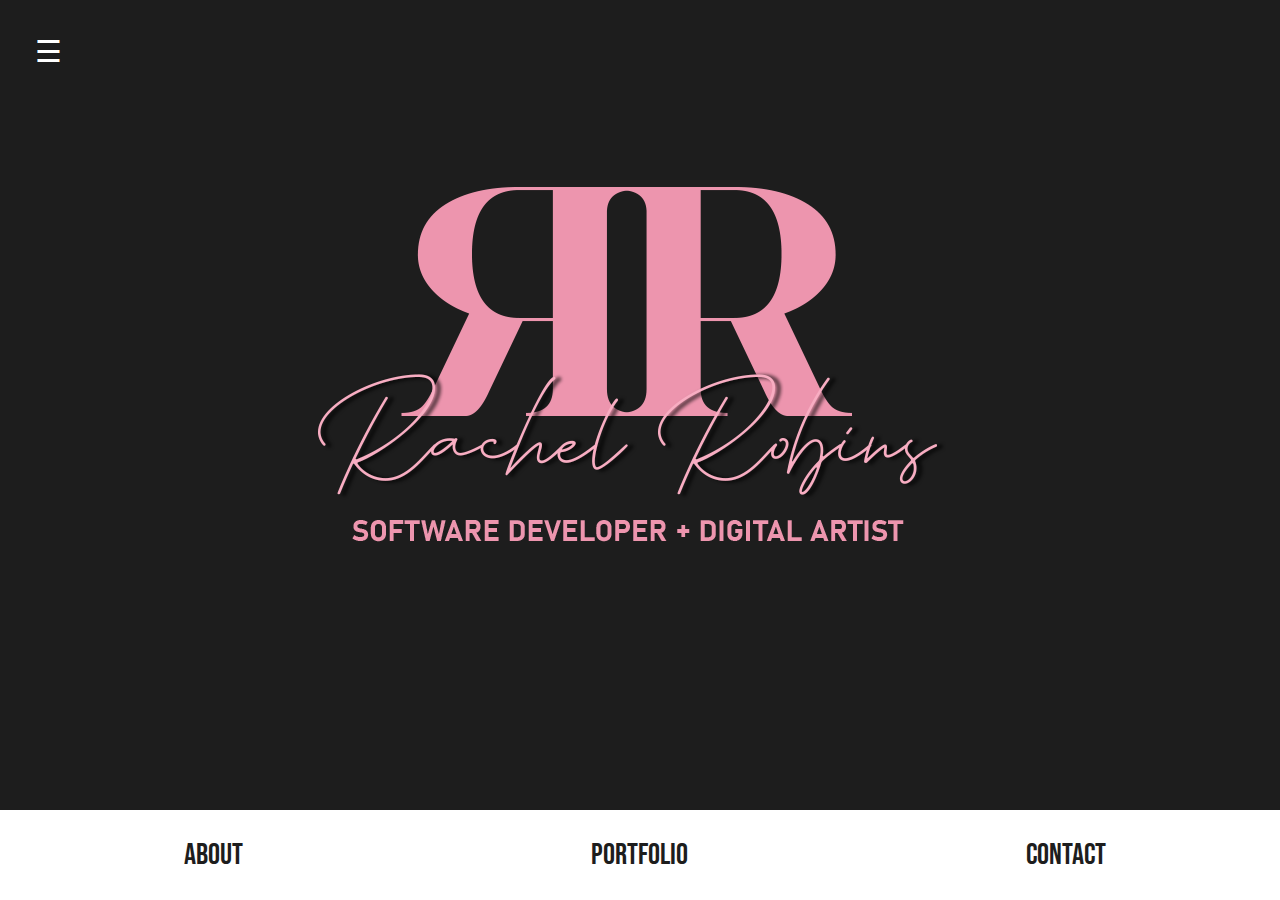
<file: index.html>
<!DOCTYPE html>
<html lang="en">
<head>
<!--    myFonts-->
    <style>
        @import url('https://fonts.googleapis.com/css?family=Work+Sans:300,400,500,600&display=swap');
    </style>
    <style>
        @import url('https://fonts.googleapis.com/css?family=Inconsolata&display=swap');
    </style>
    <style>
        @import url('https://fonts.googleapis.com/css?family=Playfair+Display:400,400i,700i&display=swap');
    </style>

    <link href="https://fonts.googleapis.com/css?family=Bebas+Neue&display=swap" rel="stylesheet">
<!--    MetaTags-->
    <meta name="viewport" content="width=device-width, initial-scale=1">
    <link rel="stylesheet" href="https://www.w3schools.com/w3css/4/w3.css">
    <meta charset="UTF-8">
    <title>Rachel Robins - Home </title>
    <link rel="stylesheet" href="main.css">
</head>


<body>

<!--navigationOpenButton-->
<div id="sidebars">
    <button class="openbtn" onclick="openNav()">&#9776;</button>
</div>

<!--navigation when open-->
<div id="mySidebar" class="sidebar">
    <a href="javascript:void(0)" class="closebtn" onclick="closeNav()">&times;</a>
    <br/>
    <a href="index.html"> Home </a>
    <a href="about.html">About</a>
    <a href="resume.html"> Resume</a>
    <a href="portfolio.html">Portfolio</a>
    <a href="skills.html"> Skillset</a>
    <a href="contact.html">Contact</a>
</div>

<section class="gridcontainer">
<img class="logo" src="rrlove.png"/>

</section>

<!--footer bAR-->
<footer class="footer">
    <div class="w3-bar">
        <a href="about.html">
        <button class="w3-bar-item w3-button, button1" style="width:33.3%; height:100%">About</button>
        </a>
        <a href="portfolio.html">
        <button class="w3-bar-item w3-button, button1" style="width:33.3%; height:100%">Portfolio</button>
        </a>
        <a href="contact.html">
        <button class="w3-bar-item w3-button, button1" style="width:33.3%; height:100%">Contact</button>
        </a>
    </div>
</footer>


<script src="main.js"></script>
</body>
</html>
</file>
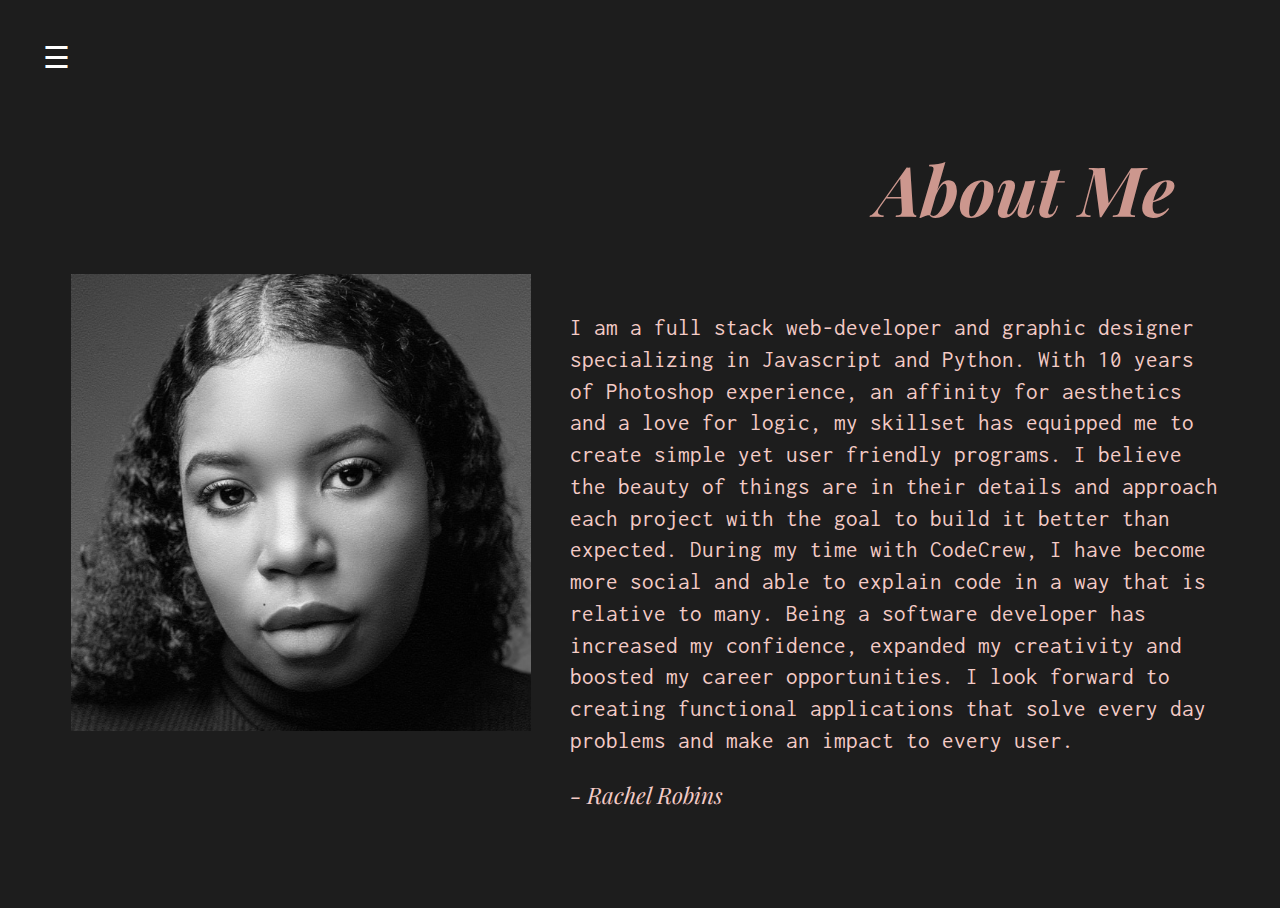
<file: about.html>
<!DOCTYPE html>
<html lang="en">
<head>
    <meta name="viewport" content="width=device-width, initial-scale=1.0">
    <style>
        @import url('https://fonts.googleapis.com/css?family=Work+Sans:300,400,500,600&display=swap');
        @import url('https://fonts.googleapis.com/css?family=Inconsolata&display=swap');
    </style>
    <style>
        @import url('https://fonts.googleapis.com/css?family=Playfair+Display:400,400i,700i&display=swap');
    </style>
    <link href="https://fonts.googleapis.com/css?family=Bebas+Neue&display=swap" rel="stylesheet">

    <meta charset="UTF-8">
    <title> About - Rachel Robins </title>
    <link rel="stylesheet" href="about.css">
</head>
<body>
<div id="mySidebar" class="sidebar">
    <p></p>
    <a href="javascript:void(0)" class="closebtn" onclick="closeNav()">&times;</a>
    <a href="index.html"> Home</a>
    <a href="about.html">About</a>
    <a href="resume.html"> Resume</a>
    <a href="portfolio.html">Portfolio</a>
    <a href="skills.html"> Skillset</a>
    <a href="contact.html">Contact</a>
</div>

<div id="sidebars">
    <button class="openbtn" onclick="openNav()">&#9776; </button>
</div>
<section class="container">
    <div class="title"> About Me </div>
    <img class="photo" src="Image-1.png">
    <div class="bio">
        <p>
            I am a full stack web-developer and graphic designer specializing in Javascript and Python. With 10 years of Photoshop experience,
            an affinity for aesthetics and a love for logic, my skillset has equipped me to create simple yet user friendly programs.
            I believe the beauty of things are in their details and approach each project with the goal to build it better than expected.
            During my time with CodeCrew, I have become more social and able to explain code in a way that is relative to many. Being a software developer has increased
            my confidence, expanded my creativity and boosted my career opportunities. I look forward to creating
            functional applications that solve every day problems and make an impact to every user. </p>
        <div id="signature">- Rachel Robins</div></div>

</section>
<script src="main.js"></script>
</body>
</html>
</file>
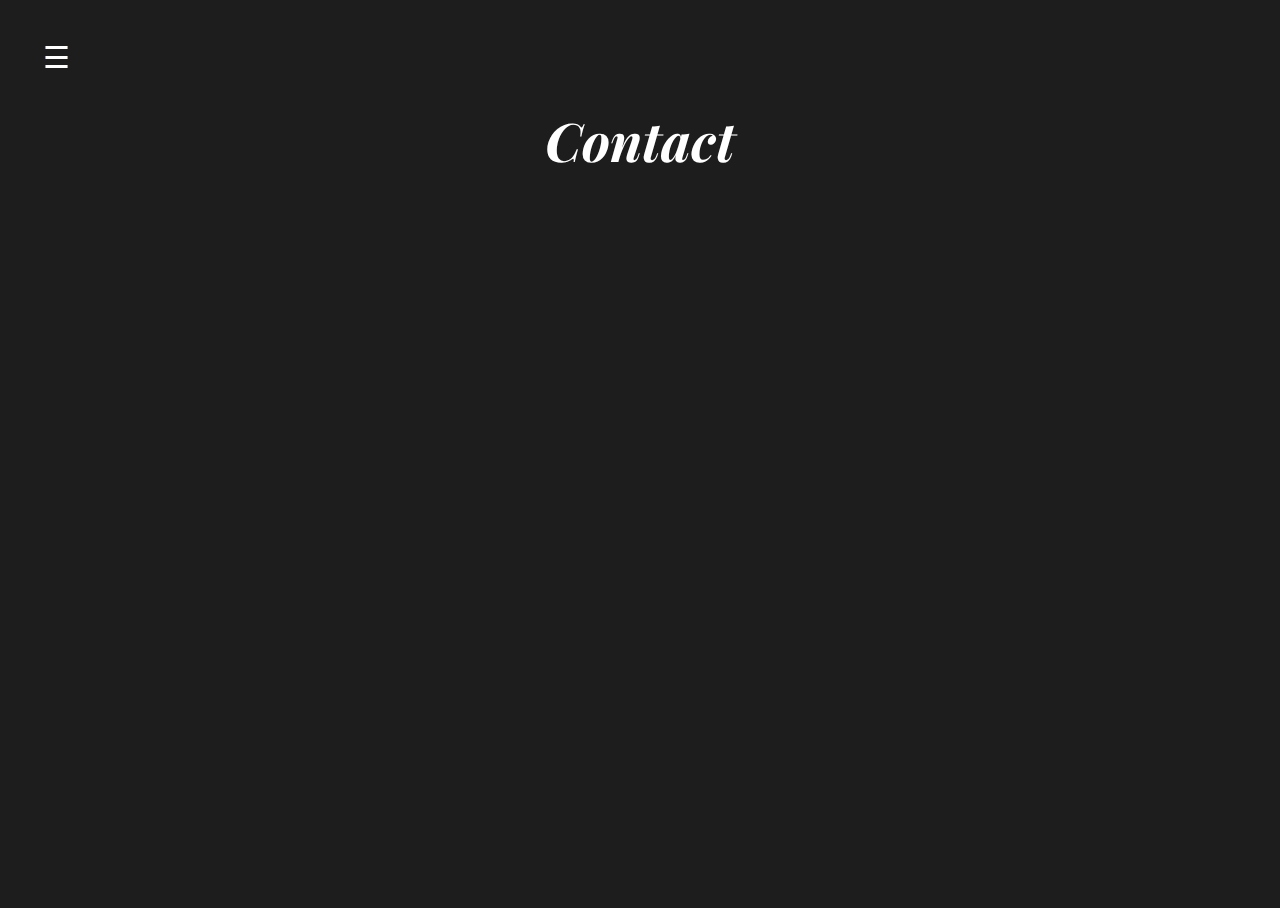
<file: contact.html>
<!DOCTYPE html>
<html lang="en">
<head>
    <meta name="viewport" content="width=device-width, initial-scale=1.0">
    <style>
        @import url('https://fonts.googleapis.com/css?family=Work+Sans:300,400,500,600&display=swap');
        @import url('https://fonts.googleapis.com/css?family=Inconsolata&display=swap');
    </style>
    <style>
        @import url('https://fonts.googleapis.com/css?family=Playfair+Display:400,400i,700i&display=swap');
    </style>
    <link href="https://fonts.googleapis.com/css?family=Bebas+Neue&display=swap" rel="stylesheet">
    <meta charset="UTF-8">
    <title> Contact </title>
    <link rel="stylesheet" href="contact.css">
</head>
<body>

<div id="sidebars">
    <button class="openbtn" onclick="openNav()">&#9776;</button>
</div>


<div id="mySidebar" class="sidebar">
    <p></p>
    <a href="javascript:void(0)" class="closebtn" onclick="closeNav()">&times;</a>
    <a href="index.html"> Home</a>
    <a href="about.html">About</a>
    <a href="resume.html"> Resume</a>
    <a href="portfolio.html">Portfolio</a>
    <a href="skills.html"> Skillset</a>
    <a href="contact.html">Contact</a>
</div>
<section id="container">
<div id="title"> Contact</div>
<iframe id="contactform" src="https://docs.google.com/forms/d/e/1FAIpQLScEPEE_rKzRNh7Ke78WLrkd9I9YZb822jYCdKRlGMneypejqg/viewform?embedded=true"
        width="640" height="660" frameborder="0" marginheight="0" marginwidth="0">Loading…</iframe>
</section>

<script src="main.js"> </script>
</body>





</html>
</file>
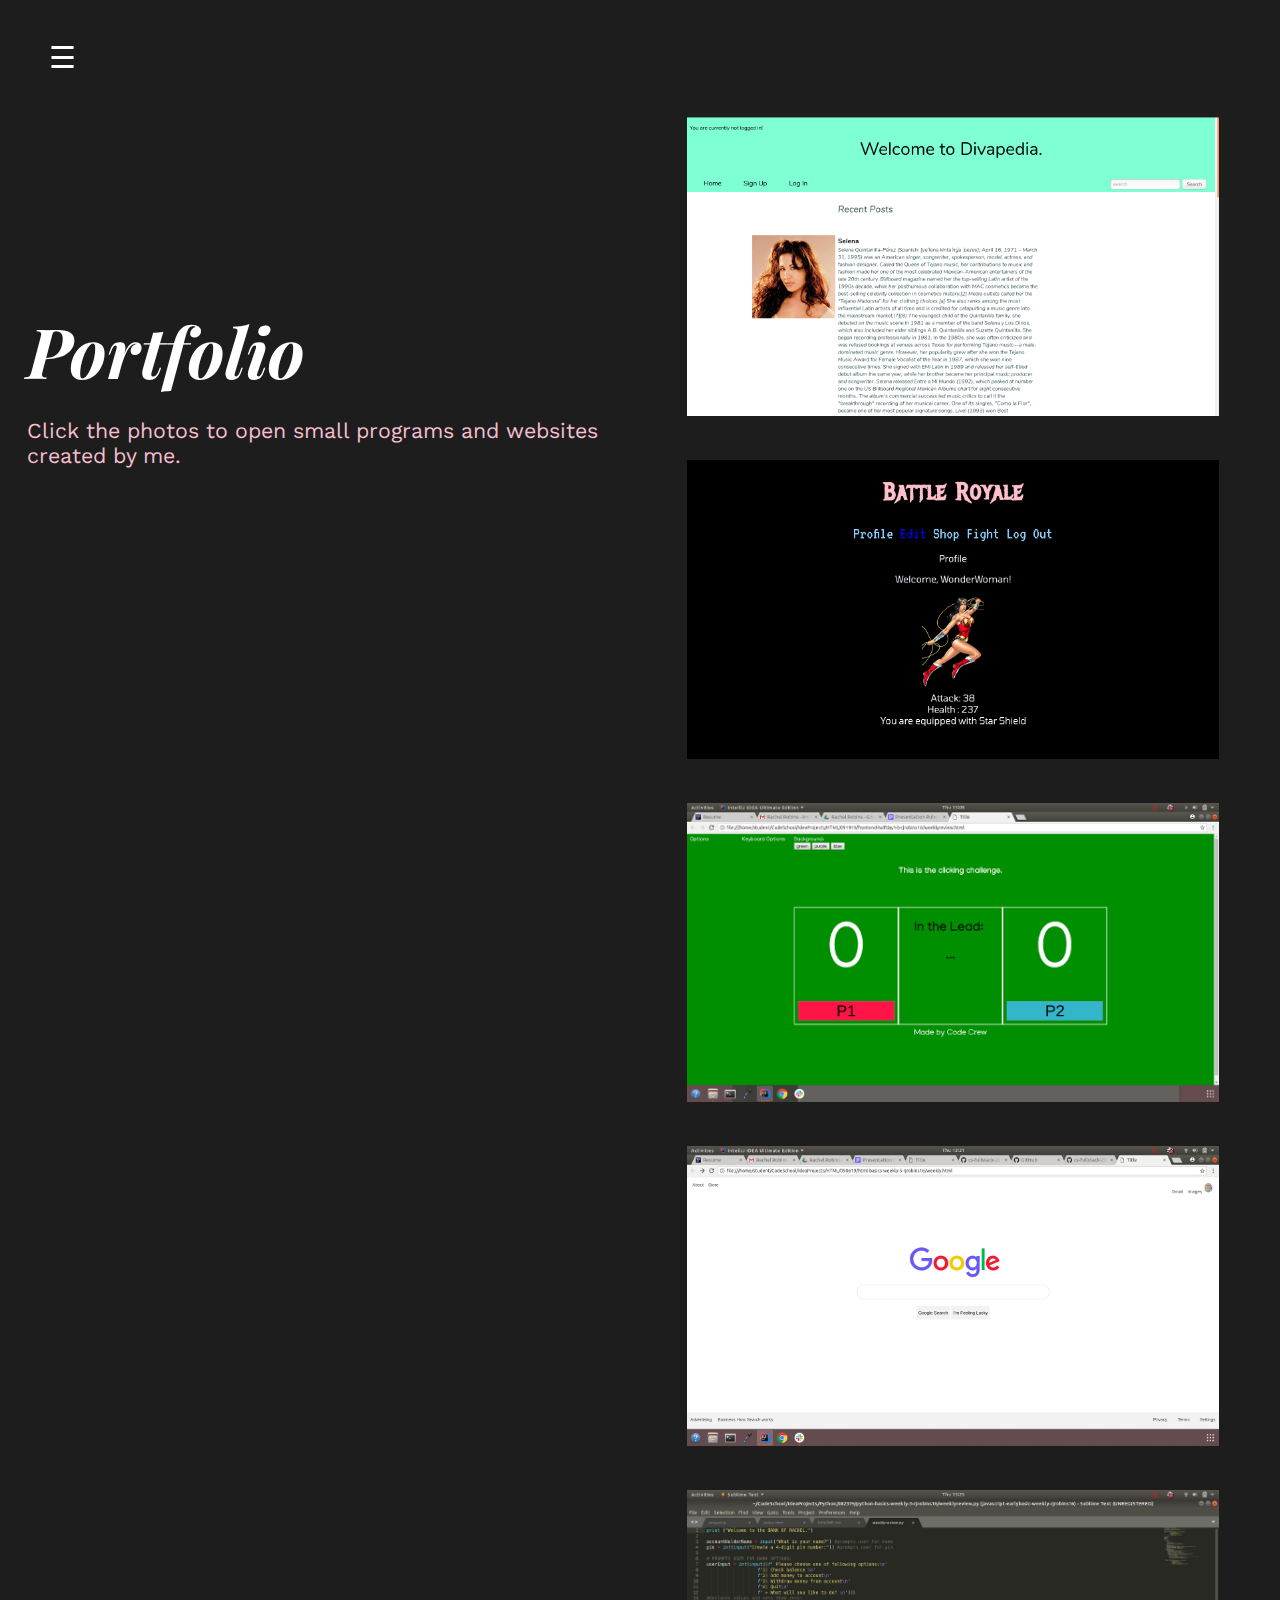
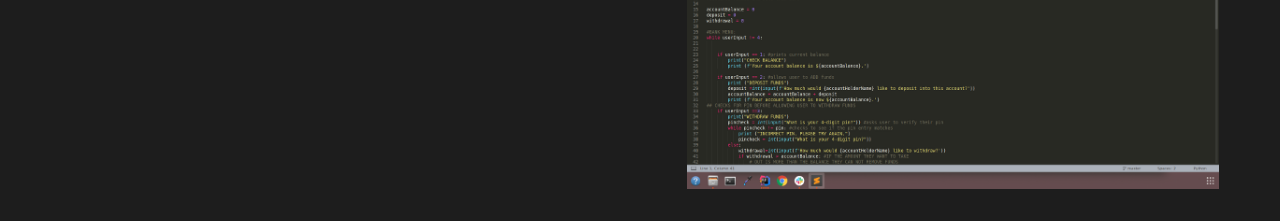
<file: portfolio.html>
<!DOCTYPE html>
<html lang="en">
<head>
    <meta charset="UTF-8">
    <title>Portfolio</title>
    <style>
        @import url('https://fonts.googleapis.com/css?family=Work+Sans:300,400,500,600&display=swap');
        @import url('https://fonts.googleapis.com/css?family=Inconsolata&display=swap');
    </style>
    <style>
        @import url('https://fonts.googleapis.com/css?family=Playfair+Display:400,400i,700i&display=swap');
    </style>
    <link href="https://fonts.googleapis.com/css?family=Bebas+Neue&display=swap" rel="stylesheet">
    <link rel="stylesheet" href="portfolio.css">

</head>
<body>
<div id="mySidebar" class="sidebar">
    <a href="javascript:void(0)" class="closebtn" onclick="closeNav()">&times;</a>
    <br/>
    <a href="index.html"> Home</a>
    <a href="about.html">About</a>
    <a href="resume.html"> Resume</a>
    <a href="portfolio.html">Portfolio</a>
    <a href="skills.html"> Skillset</a>
    <a href="contact.html">Contact</a>
</div>

<div id="sidebars">
    <button class="openbtn" onclick="openNav()">&#9776;</button>
</div>

<section id="leftside"> <div id="title"> Portfolio</div>
    <p> Click the photos to open small programs and websites created by me.</p>
</section>

<section id="rightside">
    <div id="content">
        <a href="https://github.com/cs-fullstack-2019-fall/project2-django-wikipedia-rjrobins16" target="_blank">
            <div class="container">
                <img class="image"  id="img4" src="Screenshot%20from%202020-01-12%2015-44-18.png">
                <div class="overlay"> <div class="text"> Used Django/Python/HTML/CSS to create a blog site about female entertainers. Users
                    can search the website, create an account, add an entry of their own and add related articles to their own entries.</div>
                </div>
            </div>
        </a>
        <br/>
        <a href="https://github.com/cs-fullstack-2019-fall/project2-django-wikipedia-rjrobins16" target="_blank">
            <div class="container">
                <img class="image"  id="img5" src="Screenshot%20from%202020-01-12%2016-04-49.png">
                <div class="overlay"> <div class="text"> Used REACT/ Django / Python /Javascript and HTML/CSS to create a fighting game. Users
                    can create an account and play as any fighter they choose. Users can defeat the monsters during battle using weapons from the game's shop.</div>
                </div>
            </div>
        </a>
        <br/>

        <a href="https://github.com/cs-fullstack-2019-fall/frontend-halfday1-b-rjrobins16" target="_blank">
            <div class="container">
                <img class="image"  id="img1" src="Screenshot%20from%202019-09-19%2013-08-49.png">
                <div class="overlay"> <div class="text"> Used JavaScript/CSS/HTML to create a mini game.</div>
                </div>
            </div>
        </a>
        <br/>
        <a href="https://github.com/cs-fullstack-2019-fall/html-basics-weekly-5-rjrobins16" target="_blank">
            <div class="container">
                <img class="image" id="img2" src="Screenshot%20from%202019-09-19%2013-21-24.png" alt="">
                <div class="overlay"> <div class="text"> Coded a webpage IDENTICAL to Google.com using HTML and CSS. </div>
                </div>
            </div>
        </a>
        <br/>
        <a href="https://github.com/cs-fullstack-2019-fall/python-basics-weekly-3-rjrobins16" target="_blank">
            <div class="container">
                <img id="img3" class="image" src="Screenshot%20from%202019-09-19%2013-25-03.png">
                <div class="overlay"> <div class="text"> Created a mock ATM application using Python. </div>
                </div>
            </div>
        </a>
        <br/>
    </div>
</section>
<script src="main.js"></script>
</body>
</html>
</file>
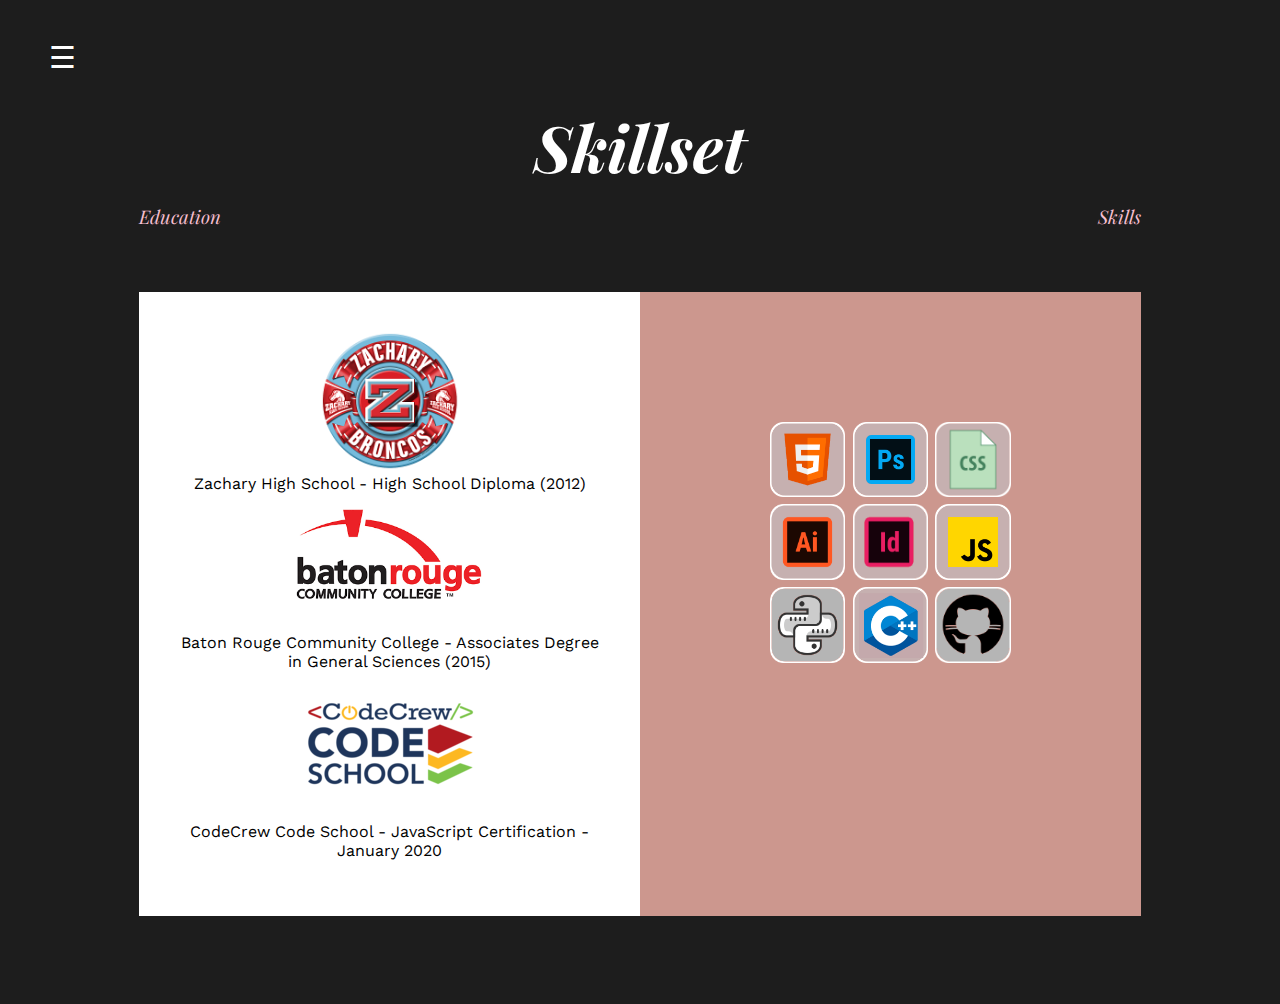
<file: skills.html>
<!DOCTYPE html>
<html lang="en">
<head>
    <meta charset="UTF-8">
    <title>Skills/Education</title>
    <link rel="stylesheet" href="skills.css">
    <style>
        @import url('https://fonts.googleapis.com/css?family=Work+Sans:300,400,500,600&display=swap');
        @import url('https://fonts.googleapis.com/css?family=Inconsolata&display=swap');
    </style>
    <style>
        @import url('https://fonts.googleapis.com/css?family=Playfair+Display:400,400i,700i&display=swap');
    </style>
    <link href="https://fonts.googleapis.com/css?family=Bebas+Neue&display=swap" rel="stylesheet">
</head>
<body>

<div id="mySidebar" class="sidebar">
    <a href="javascript:void(0)" class="closebtn" onclick="closeNav()">&times;</a>
    <a href="index.html"> Home</a>
    <a href="about.html">About</a>
    <a href="resume.html"> Resume</a>
    <a href="portfolio.html">Portfolio</a>
    <a href="skills.html"> Skillset </a>
    <a href="contact.html">Contact</a>
</div>

<div id="sidebars">
    <button class="openbtn" onclick="openNav()">&#9776; </button>
</div>
<div class="skillspage">
    <div id="pgtitle"> Skillset </div>
    <div id="education" class="sectiontitles"> Education</div>
    <div id="skills" class="sectiontitles"> Skills </div>
    <div id="edublock">

        <img src="ZACHARY.jpg" width="138">
        <p style="margin-top: 0px"> Zachary High School - High School Diploma (2012)</p>
        <img src="brcc.png" width="191">
        <p> Baton Rouge Community College - Associates Degree in General Sciences (2015)</p>
        <img src="code-school-logo-3-3-.png">
        <p> CodeCrew Code School - JavaScript Certification - January 2020 </p>
    </div>
    <div id="icontable">
        <table>
            <tr>
                <td>
                    <a href="https://en.wikipedia.org/wiki/HTML5" target="_blank">
                        <div class="container">
                            <img class="image"  src= icons8-html-5-144.png>
                            <div class="overlay"> <div class="text"> HTML </div>
                            </div>
                        </div>
                    </a>
                </td>
                <td>
                    <a href="https://www.adobe.com/products/photoshop.html"  target="_blank">
                        <div class="container">
                            <img class="image"  src= icons8-adobe-photoshop-144.png>
                            <div class="overlay"> <div class="text"> Photoshop </div>
                            </div>
                        </div>
                    </a>
                    </td>


                <td>
                    <a href="https://www.adobe.com/products/photoshop.html"  target="_blank">
                        <div class="container">
                            <img class="image"  src= icons8-css-filetype-160.png>
                            <div class="overlay"> <div class="text"> CSS </div>
                            </div>
                        </div>
                    </a>

                </td>
            </tr>
            <tr>

                <td>
                    <a href="https://www.adobe.com/products/illustrator.html"  target="_blank">
                        <div class="container">
                            <img class="image"  src= icons8-adobe-illustrator-480.png>
                            <div class="overlay"> <div class="text"> Adobe Illustrator </div>
                            </div>
                        </div>
                    </a>
                </td>



                <td>
                    <a href="https://www.adobe.com/products/indesign.html"  target="_blank">
                        <div class="container">
                            <img class="image"  src= icons8-adobe-indesign-96.png>
                            <div class="overlay"> <div class="text"> Adobe InDesign </div>
                            </div>
                        </div>
                    </a>
                </td>

                <td>
                    <a href="https://www.javascript.com/"  target="_blank">
                        <div class="container">
                            <img class="image"  src= icons8-javascript-144.png>
                            <div class="overlay"> <div class="text"> JavaScript </div>
                            </div>
                        </div>
                    </a>
                </td>

            <tr>
                <td>
                    <a href="#"  target="_blank">
                        <div class="container">
                            <img class="image"  src= icons8-python-128%20(1).png>
                            <div class="overlay"> <div class="text"> Python </div>
                            </div>
                        </div>
                    </a>
                </td>

                <td>
                    <a href="#"  target="_blank">
                        <div class="container">
                            <img  class="image"  src= icons8-c++-144%20(2).png>
                            <div class="overlay"> <div class="text"> C# </div>
                            </div>
                        </div>
                    </a>
                </td>

                <td>
                    <a href="https://github.com/"  target="_blank">
                        <div class="container">
                            <img class="image"  src= icons8-github-100%20(2).png>
                            <div class="overlay"> <div class="text"> GitHub </div>
                            </div>
                        </div>
                    </a>
                </td>

            </tr>

        </table>
        
    </div>
</div>

<script src="main.js"> </script>
</body>
</html>
</file>
<file: main.css>
html,body{
    font-family: 'Work Sans', sans-serif;
    color: #1d1d1d;
    background: #1d1d1d;
    margin: 0;
}


.sidebar{
    line-height: 8pt;
    font-family: 'Bebas Neue', cursive;
    height: 100%;
    width: 0;
    position: fixed;
    z-index: 1;
    top: 0;
    left: 0;
    background-color: #f4cbc6;
    overflow-x: hidden;
    padding-top: 60px;
    transition: 0.65s;
}

/* The sidebar links */
.sidebar a {
    padding: 8px 8px 8px 32px;
    text-decoration: none;
    font-size: 40px;
    line-height: 0.7;
    color: white;
    display: block;
    transition: 0.3s;
}


.sidebar a:hover {
    color: #ed95ae;
}

/* Position and style the close button (top right corner) */
.sidebar .closebtn {
    padding-top: 30px;
    position: absolute;
    top: 0;
    right: 25px;
    font-size: 40px;
    margin-left: 50px;
}

/* The button used to open the sidebar */
.openbtn {
    font-family: 'Playfair Display', serif;
    font-size: 30px;
    cursor: pointer;
    background-color: #1d1d1d;
    color: white;
    padding: 8px 15px;
    border: none;
}

.openbtn:hover {
    background-color: #1d1d1d;
    color: #f4cbc6;
}

/* Style page content - use this if you want to push the page content to the right when you open the side navigation */
#sidebars {
    transition: margin-left .5s; /* If you want a transition effect */
    padding: 20px;

}

.gridcontainer{
    align-content: center;
    display: grid;
    grid-template-columns: 2% 96% 2%;
}

.logo{
    display: block;
    margin-left: auto;
    margin-right: auto;
    grid-column: 1/3;
    max-width:100%;
    height: auto;
}

/* On smaller screens, where height is less than 450px, change the style of the sidenav (less padding and a smaller font size) */
@media screen and (max-width: 740px) {
    .logo {padding-top: 30px}
    .sidebar {padding-top: 15px;}
    .sidebar a {font-size: 40px;
    }
}

h1{
    font-family: 'Playfair Display', serif;
    font-style: italic;
    font-size: 52pt;
    color: black;
}

.footer {
    position: fixed;
    left: 0;
    bottom: 0;
    height: 10%;
    width: 100%;
    background-color: white;
    color: black;
}
.w3-bar {

    margin: 0;
    background: white;
    font-size: 200%;
    font-family: 'Bebas Neue', cursive;
    height: 100%;
    width: 100%;
}

.button1{
    background: white;
    color: #1d1d1d;
;
}
.button1:hover{
    color: white;
    background: #cc978e;
}
</file>
<file: about.css>
* {
    box-sizing: border-box;
}

html,body{
    background: #1d1d1d;
    font-family: 'Work Sans', sans-serif;
    height: 100%;
}
.container{
    margin: 3%;
    display: grid;
}

.sidebar{
    line-height: 8pt;
    font-family: 'Bebas Neue', cursive;
    height: 100%;
    width: 0;
    position: fixed;
    z-index: 1;
    top: 0;
    left: 0;
    background-color: #f4cbc6;
    overflow-x: hidden;
    padding-top: 60px;
    transition: 0.65s;
}

/* The sidebar links */
.sidebar a {
    padding: 8px 8px 8px 32px;
    text-decoration: none;
    font-size: 40px;
    line-height: 0.7;
    color: white;
    display: block;
    transition: 0.3s;
}
.sidebar a:hover {
    color: #ed95ae;
}

/* Position and style the close button (top right corner) */
.sidebar .closebtn {
    padding-top: 30px;
    position: absolute;
    top: 0;
    right: 25px;
    font-size: 40px;
    margin-left: 50px;
}

/* The button used to open the sidebar */
.openbtn {
    font-family: 'Playfair Display', serif;
    font-size: 30px;
    cursor: pointer;
    background-color: #1d1d1d;
    color: white;
    padding: 8px 15px;
    border: none;
}

.openbtn:hover {
    background-color: #1d1d1d;
    color: #cc978e;
}

#sidebars {
    transition: margin-left .5s; /* If you want a transition effect */
padding: 20px;

}
#signature{
    font-family: 'Playfair Display', serif;
    font-style: italic;
    float: left;
}

.title{
    font-family: 'Playfair Display', serif;
    font-weight: bold;
    font-style: italic;
    grid-column: 1/3;
    margin-bottom: 15px;
    font-size: 52pt;
    color: #cc978e;
}
.photo{
    padding-top: 2%;
    grid-column: 1;
    width: 100%;
    height: auto;
}
.bio{
    margin: 2%;
    grid-column: 2;
    font-family: 'Inconsolata', monospace;
    line-height: 1.1;
    color: #f4cbc6;
    background: #1d1d1d;

}
@media screen and (max-width: 740px) {
    .bio { grid-column: 1/3;}
    .photo{grid-column: 1/3;}
    .sidebar {padding-top: 15px;}
    .sidebar a {font-size: 40px;
        line-height: 0.7;}
}

@media screen and (min-width: 1100px) {
    .title{text-align: right;
            padding-right: 5%;}
    .bio { grid-column: 2;
            padding-top: 4%;
        font-size: 17pt;
        line-height: 1.4;}
    .photo{grid-column: 1;
            padding: 5%}
    .sidebar {padding-top: 15px;}
    .sidebar a {font-size: 40px;
    line-height: 0.7;}
}

.footer {
    position: fixed;
    left: 0;
    bottom: 0;
    height: 10%;
    width: 100%;
    background-color: white;
    color: black;
}
</file>
<file: contact.css>
html,body{
    background: #1d1d1d;
    font-family: 'Work Sans', sans-serif;
    height: 100%;
}

.sidebar{
    line-height: 8pt;
    font-family: 'Bebas Neue', cursive;
    height: 100%;
    width: 0;
    position: fixed;
    z-index: 1;
    top: 0;
    left: 0;
    background-color: #f4cbc6;
    overflow-x: hidden;
    padding-top: 60px;
    transition: 0.65s;
}

/* The sidebar links */
.sidebar a {
    padding: 8px 8px 8px 32px;
    text-decoration: none;
    font-size: 40px;
    line-height: 0.7;
    color: white;
    display: block;
    transition: 0.3s;
}
.sidebar a:hover {
    color: #ed95ae;
}

/* Position and style the close button (top right corner) */
.sidebar .closebtn {
    padding-top: 30px;
    position: absolute;
    top: 0;
    right: 25px;
    font-size: 40px;
    margin-left: 50px;
}

/* The button used to open the sidebar */
.openbtn {
    font-family: 'Playfair Display', serif;
    font-size: 30px;
    cursor: pointer;
    background-color:#1d1d1d;
    color: white;
    padding: 8px 15px;
    border: none;
}

.openbtn:hover {
    background-color: #1d1d1d;
    color: #cc978e;
}

#sidebars {
    transition: margin-left .5s; /* If you want a transition effect */
    padding: 20px;

}
#title{
    padding-bottom: 3%;
    text-align: center;
    font-family: 'Playfair Display', serif;
    font-weight: bold;
    font-style: italic;
    font-size: 40pt;
    color: white;
}

#contactform{
    text-align: center;
}

#container{
    text-align: center;
}
</file>
<file: portfolio.css>
html,body{
    background: #1d1d1d;
    font-family: 'Work Sans', sans-serif;
    margin-right: 7px;
    margin-left: 7px;
    height: 100%
}
body{
    display: grid;
    grid-template-columns: 1fr 1fr;
}
.sidebar{
    line-height: 8pt;
    font-family: 'Bebas Neue', cursive;
    height: 100%;
    width: 0;
    position: fixed;
    z-index: 1;
    top: 0;
    left: 0;
    background-color: #f4cbc6;
    overflow-x: hidden;
    padding-top: 60px;
    transition: 0.65s;
}

/* The sidebar links */
.sidebar a {
    padding: 8px 8px 8px 32px;
    text-decoration: none;
    font-size: 40px;
    line-height: 0.7;
    color: white;
    display: block;
    transition: 0.3s;
}
.sidebar a:hover {
    color: #ed95ae;
}

/* Position and style the close button (top right corner) */
.sidebar .closebtn {
    padding-top: 30px;
    position: absolute;
    top: 0;
    right: 25px;
    font-size: 40px;
    margin-left: 50px;
}

/* The button used to open the sidebar */
.openbtn {
    font-family: 'Playfair Display', serif;
    font-size: 30px;
    cursor: pointer;
    background-color: #1d1d1d;
    color: white;
    padding: 8px 15px;
    border: none;
}

.openbtn:hover {
    background-color: #1d1d1d;
    color: #cc978e;
}

#sidebars {
    transition: margin-left .5s; /* If you want a transition effect */
    padding: 20px;
}

#rightside{
    align-content: center;
    grid-column:2;
}
#leftside{
    font-size: 16pt;
    color: #F6BFCF;
    grid-column:1;
    padding-left: 20px;
    margin-top: 30%;
}
#title{
    font-family: 'Playfair Display', serif;
    font-weight: bold;
    font-style: italic;
    margin-bottom: 15px;
    font-size: 52pt;
    color: white;
}
.container {
    align-self: center;
    align-content: center;
    margin: auto;
    position: relative;
    height: auto;
    padding: 2%;
}

.image {
    display: block;
    width: 100%;
    height: auto;
}

.overlay {
    position: absolute;
    top: 0;
    bottom: 0;
    left: 0;
    right: 0;
    height: 100%;
    width: 100%;
    opacity: 0;
    transition: .5s ease;
    background-color: #cc978e;
}

.container:hover .overlay {
    opacity: 1;
}

.text {
    color: white;
    position: absolute;
    top: 50%;
    left: 50%;
    -webkit-transform: translate(-50%, -50%);
    -ms-transform: translate(-50%, -50%);
    transform: translate(-50%, -50%);
    text-align: center;
}
img{
    display: block;
    margin-left: auto;
    margin-right: auto;
}
@media screen and (max-width: 850px) {
    #leftside{grid-column: 1/3;
                margin: 2%;}
    #rightside {grid-column: 1/3;}
    .sidebar {padding-top: 15px;}
    .sidebar a {font-size: 40px;
        line-height: 0.7;}
}

@media screen and (min-width: 1200px) {
    .container{max-width: 85%}
    #leftside{
        margin-top: 30%;
    padding: 2%}
    .sidebar {padding-top: 15px;}
    .sidebar a {font-size: 40px;
        line-height: 0.7;}
}
</file>
<file: skills.css>
html,body{
    background: #1d1d1d;
    font-family: 'Work Sans', sans-serif;
    margin-right: 7px;
    margin-left: 7px;
    margin-bottom: 8px;
    height: 100%;
}

.sidebar{
    line-height: 8pt;
    font-family: 'Bebas Neue', cursive;
    height: 100%;
    width: 0;
    position: fixed;
    z-index: 1;
    top: 0;
    left: 0;
    background-color: #f4cbc6;
    overflow-x: hidden;
    padding-top: 60px;
    transition: 0.65s;
}

/* The sidebar links */
.sidebar a {
    padding: 8px 8px 8px 32px;
    text-decoration: none;
    font-size: 40px;
    line-height: 0.7;
    color: white;
    display: block;
    transition: 0.3s;
}
.sidebar a:hover {
    color: #ed95ae;
}

/* Position and style the close button (top right corner) */
.sidebar .closebtn {
    padding-top: 30px;
    position: absolute;
    top: 0;
    right: 25px;
    font-size: 40px;
    margin-left: 50px;
}

/* The button used to open the sidebar */
.openbtn {
    font-family: 'Playfair Display', serif;
    font-size: 30px;
    cursor: pointer;
    background-color: #1d1d1d;
    color: white;
    padding: 8px 15px;
    border: none;
}

.openbtn:hover {
    background-color: #1d1d1d;
    color: #cc978e;
}

#sidebars {
    transition: margin-left .5s; /* If you want a transition effect */
    padding: 20px;

}
.skillspage{
    display: grid;
    grid-template-rows: 1fr 1fr 1fr 1fr ;
    grid-template-columns: 1fr 1fr 1fr 1fr 1fr 1fr 1fr 1fr 1fr 1fr;
    height: 100%;

}
#pgtitle{
    margin-bottom: 15px;
    grid-column: 2/10;
    grid-row: 1;
    text-align: center;
    font-size: 48pt;
    font-family: 'Playfair Display', serif;
    font-weight: bold;
    font-style: italic;
    color: white;
}
#edublock{
    text-align: center;
    padding: 8%;
    background: white;
    grid-row: 3;
    grid-column: 2/6;
}
#icontable{
    padding-left: 25%;
    padding-right: 25%;
    padding-bottom: 25%;
    padding-top: 25%;
    text-align: center;
    background: #cc978e;
    grid-row: 3;
    grid-column: 6/10;
}

.sectiontitles{
    grid-row: 2;
    color: #F6BFCF;
    font-family: 'Playfair Display', serif;
    font-style: italic;
    font-size: 14pt;
    margin-bottom: 10px;
}
#education{
    grid-column-start:2;
}
#skills{
    grid-column-end: 10;
    text-align: right;
}

footer{
    margin: 20px;
    text-align: center;
    font-family: 'Playfair Display', serif;
    font-size: 14pt;
    color: #f1f1f1;
}

.container {
    align-self: center;
    align-content: center;
    margin: auto;
    position: relative;
    height: auto;
    padding: 2%;
}

.image {
    display: block;
    max-width: 110px;
    width: 100%;
    height: auto;
}

.overlay {
    border-radius: 25px;
    position: absolute;
    top: 0;
    bottom: 0;
    left: 0;
    right: 0;
    height: 100%;
    width: 100%;
    opacity: 0;
    transition: .5s ease;
    background-color: white;
}

.container:hover .overlay {
    opacity: 1;
}

.text {
    font-family: 'Bebas Neue', cursive;
    font-size: 20pt;
    color: black;
    position: absolute;
    top: 50%;
    left: 50%;
    -webkit-transform: translate(-50%, -50%);
    -ms-transform: translate(-50%, -50%);
    transform: translate(-50%, -50%);
    text-align: center;
}


@media screen and (max-width: 1100px) {
    .skillspage{

    }
    #icontable{
        padding-left: 10%;
        padding-right: 10%;
        padding-bottom: 10%;
        padding-top: 10%;
    }

}
</file>
